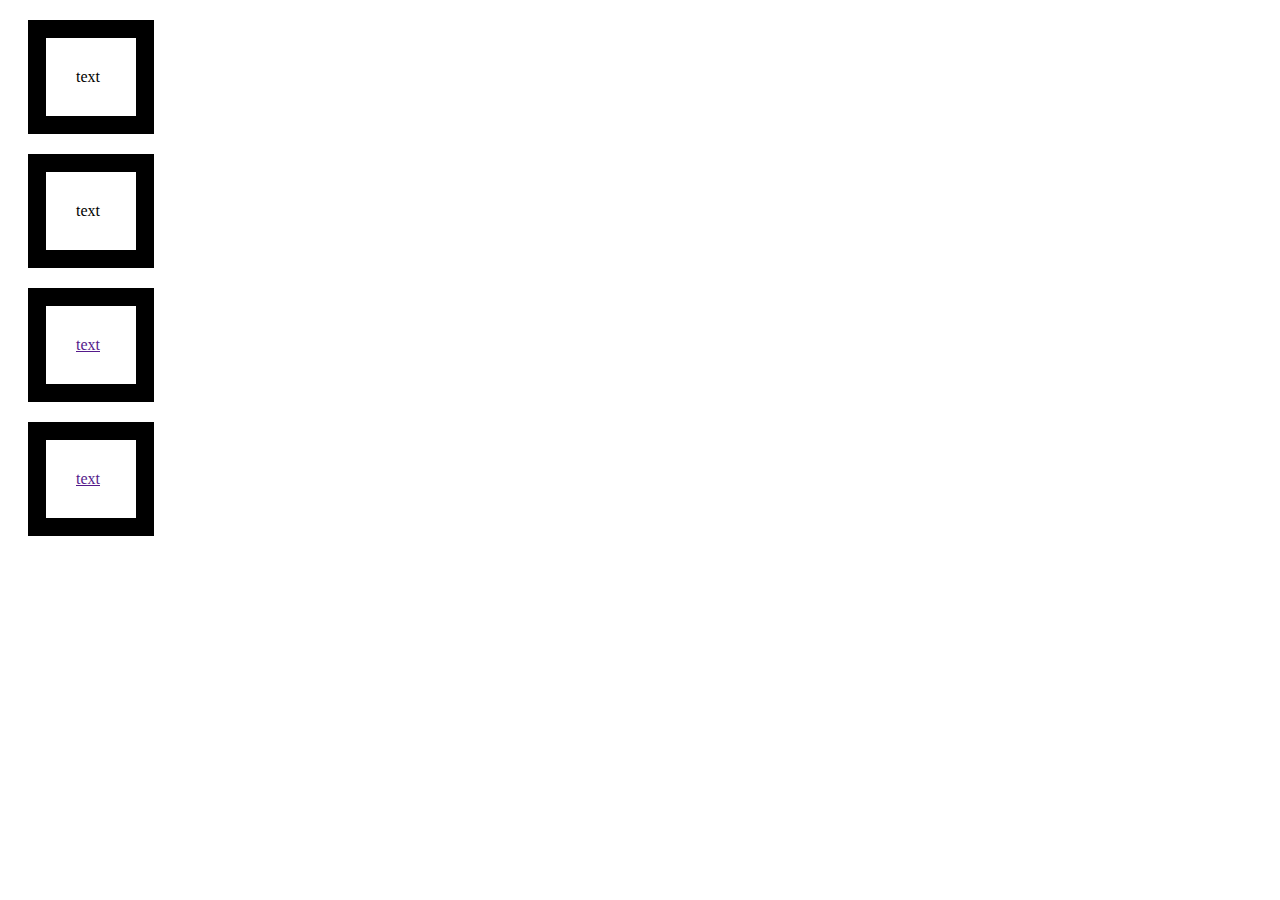
<file: box_model/index.html>
<!DOCTYPE html>
<html>
    <head>
        <title>CSS Positioning</title>
        <link href="style.css" type="text/css" rel="stylesheet">
    </head>
    <body>
        <p>text</p>
        <p>text</p>
        <a href="">text</a>
        <a href="">text</a>
    </body>
</html>
</file>
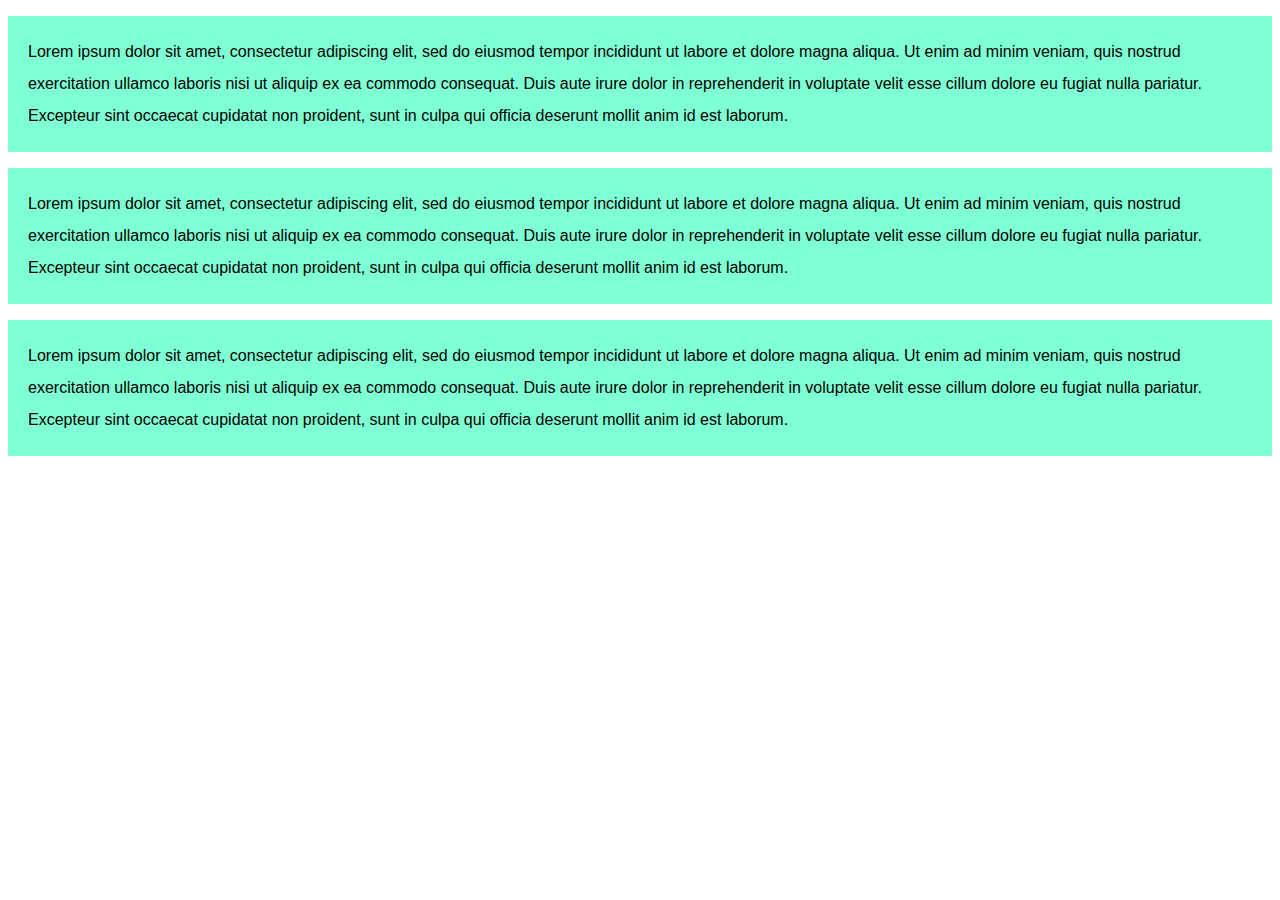
<file: document_flow/index.html>
<!DOCTYPE html>
<html>
    <head>
        <title>Normal Document Flow</title>
        <link href="style.css" type="text/css" rel="stylesheet">
    </head>
    <body>
        <p>Lorem ipsum dolor sit amet, consectetur adipiscing elit, sed do eiusmod tempor incididunt ut labore et dolore magna aliqua. Ut enim ad minim veniam, quis nostrud exercitation ullamco laboris nisi ut aliquip ex ea commodo consequat. Duis aute irure dolor in reprehenderit in voluptate velit esse cillum dolore eu fugiat nulla pariatur. Excepteur sint occaecat cupidatat non proident, sunt in culpa qui officia deserunt mollit anim id est laborum.</p>
        <p>Lorem ipsum dolor sit amet, consectetur adipiscing elit, sed do eiusmod tempor incididunt ut labore et dolore magna aliqua. Ut enim ad minim veniam, quis nostrud exercitation ullamco laboris nisi ut aliquip ex ea commodo consequat. Duis aute irure dolor in reprehenderit in voluptate velit esse cillum dolore eu fugiat nulla pariatur. Excepteur sint occaecat cupidatat non proident, sunt in culpa qui officia deserunt mollit anim id est laborum.</p>
        <p>Lorem ipsum dolor sit amet, consectetur adipiscing elit, sed do eiusmod tempor incididunt ut labore et dolore magna aliqua. Ut enim ad minim veniam, quis nostrud exercitation ullamco laboris nisi ut aliquip ex ea commodo consequat. Duis aute irure dolor in reprehenderit in voluptate velit esse cillum dolore eu fugiat nulla pariatur. Excepteur sint occaecat cupidatat non proident, sunt in culpa qui officia deserunt mollit anim id est laborum.</p>
    </body>
</html>
</file>
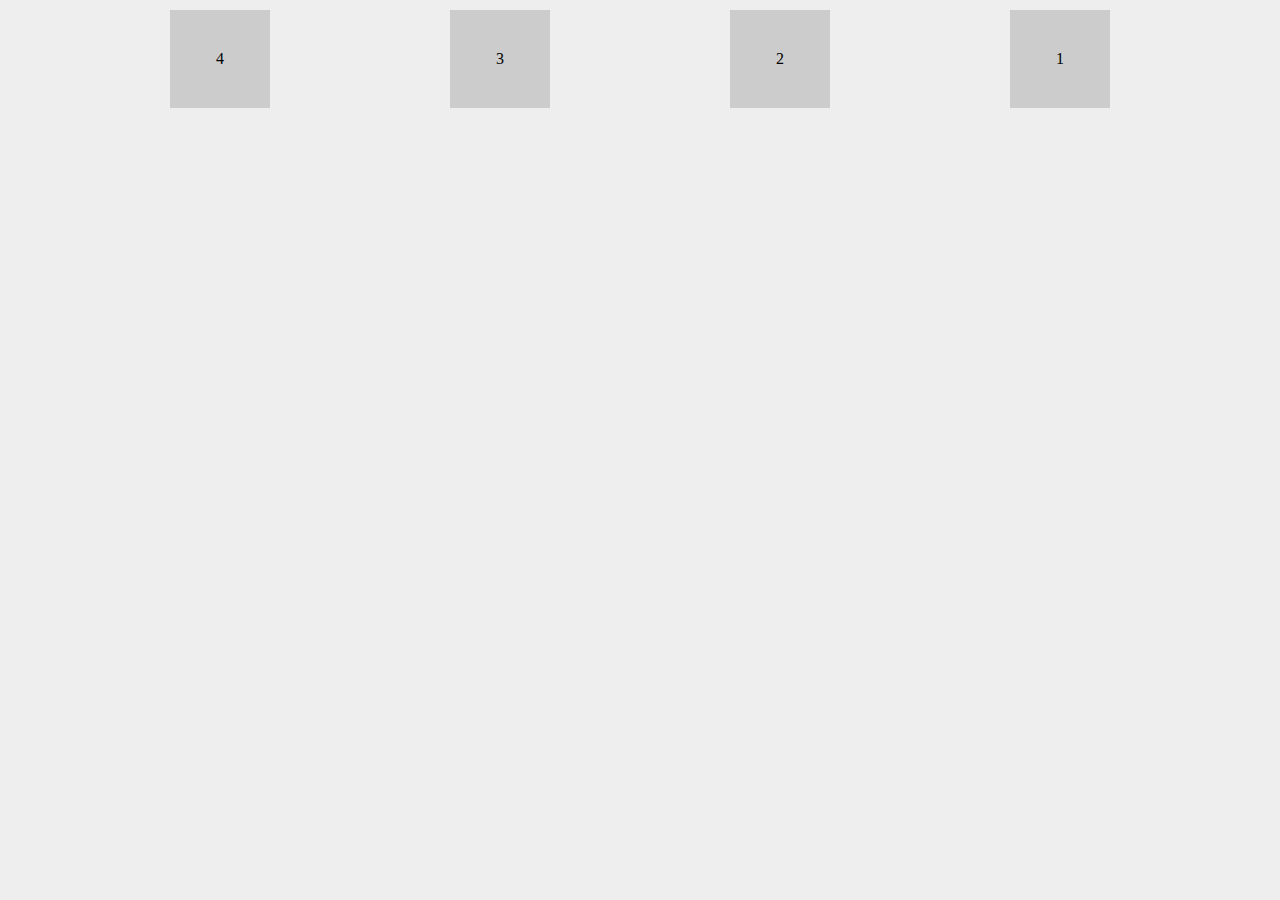
<file: flexbox/index.html>
<!DOCTYPE html>
<html lang="en">
  <head>
    <title>CSS Flexbox</title>
    <link rel="stylesheet" type="text/css" href="style.css">
  </head>
  <body>
    <div class="wrapper">

      <section id="blocks">
        <div class="one">1</div>
        <div class="two">2</div>
        <div class="three">3</div>
        <div class="four">4</div>
    </section> 
    </div>
  </body>
</html>
</file>
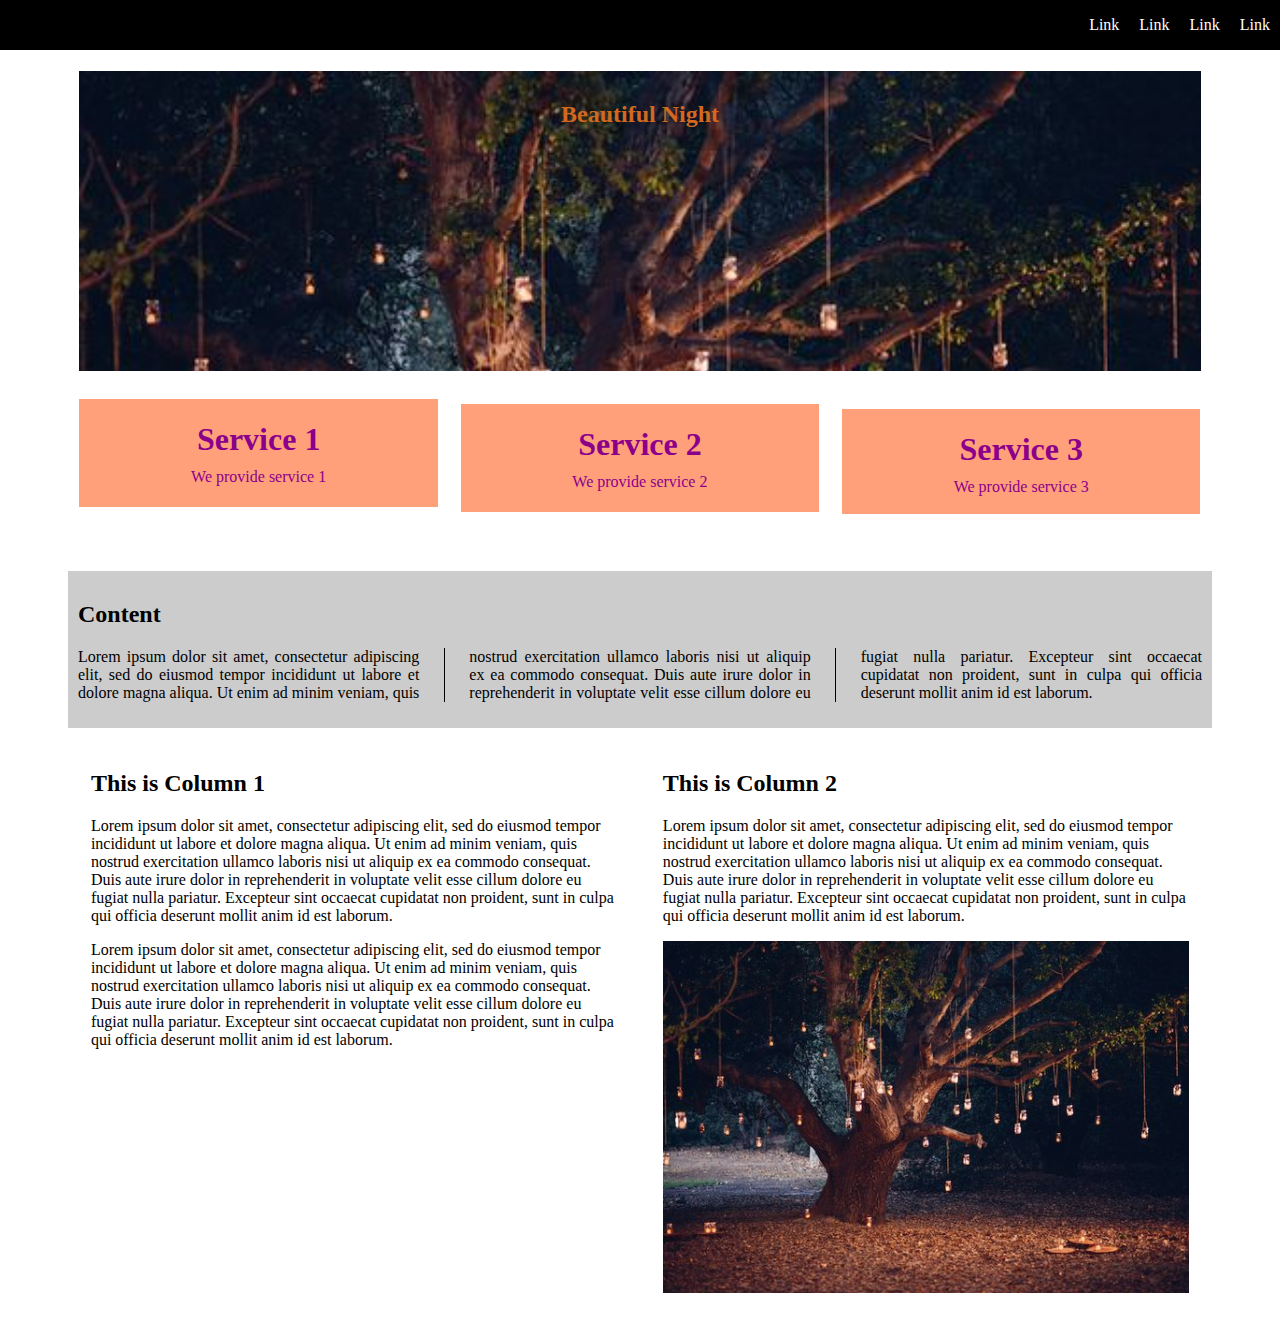
<file: floating elements/index.html>
<!DOCTYPE html>
<html>
    <head>
        <title>Floating Elements</title>
        <link href="style.css" type="text/css" rel="stylesheet">
    </head>
    <body>

        <nav>
            <ul>
                <li>Link</li>
                <li>Link</li>
                <li>Link</li>
                <li>Link</li>
            </ul>
        </nav>

        <div class ="wrapper">

            <div class="banner">
                <img src="../img.jpg" width="100%">
                <h2>Beautiful Night</h2>
            </div>

            <div class="services">
            <div class="service">
                <h1>Service 1</h1>
                <p>We provide service 1</p>
            </div>
            <div class="service">
                <h1>Service 2</h1>
                <p>We provide service 2</p>
            </div>
            <div class="service">
                <h1>Service 3</h1>
                <p>We provide service 3</p>
            </div>
        </div>
        <div class="content">
            <h2>Content</h2>
            <p>Lorem ipsum dolor sit amet, consectetur adipiscing elit, sed do eiusmod tempor incididunt ut labore et dolore magna aliqua. Ut enim ad minim veniam, quis nostrud exercitation ullamco laboris nisi ut aliquip ex ea commodo consequat. Duis aute irure dolor in reprehenderit in voluptate velit esse cillum dolore eu fugiat nulla pariatur. Excepteur sint occaecat cupidatat non proident, sunt in culpa qui officia deserunt mollit anim id est laborum.</p>
        </div>
        <div class="column">
            <section>
                <h2>This is Column 1</h2>
                <p>Lorem ipsum dolor sit amet, consectetur adipiscing elit, sed do eiusmod tempor incididunt ut labore et dolore magna aliqua. Ut enim ad minim veniam, quis nostrud exercitation ullamco laboris nisi ut aliquip ex ea commodo consequat. Duis aute irure dolor in reprehenderit in voluptate velit esse cillum dolore eu fugiat nulla pariatur. Excepteur sint occaecat cupidatat non proident, sunt in culpa qui officia deserunt mollit anim id est laborum.</p>
                <p>Lorem ipsum dolor sit amet, consectetur adipiscing elit, sed do eiusmod tempor incididunt ut labore et dolore magna aliqua. Ut enim ad minim veniam, quis nostrud exercitation ullamco laboris nisi ut aliquip ex ea commodo consequat. Duis aute irure dolor in reprehenderit in voluptate velit esse cillum dolore eu fugiat nulla pariatur. Excepteur sint occaecat cupidatat non proident, sunt in culpa qui officia deserunt mollit anim id est laborum.</p>
            </section>
            <aside>
                <h2>This is Column 2</h2>
                <p>Lorem ipsum dolor sit amet, consectetur adipiscing elit, sed do eiusmod tempor incididunt ut labore et dolore magna aliqua. Ut enim ad minim veniam, quis nostrud exercitation ullamco laboris nisi ut aliquip ex ea commodo consequat. Duis aute irure dolor in reprehenderit in voluptate velit esse cillum dolore eu fugiat nulla pariatur. Excepteur sint occaecat cupidatat non proident, sunt in culpa qui officia deserunt mollit anim id est laborum.</p>
               <img src="../img.jpg" width="100%">
            </aside>
        </div>
        </div> 
        
        

    </body>
</html>
</file>
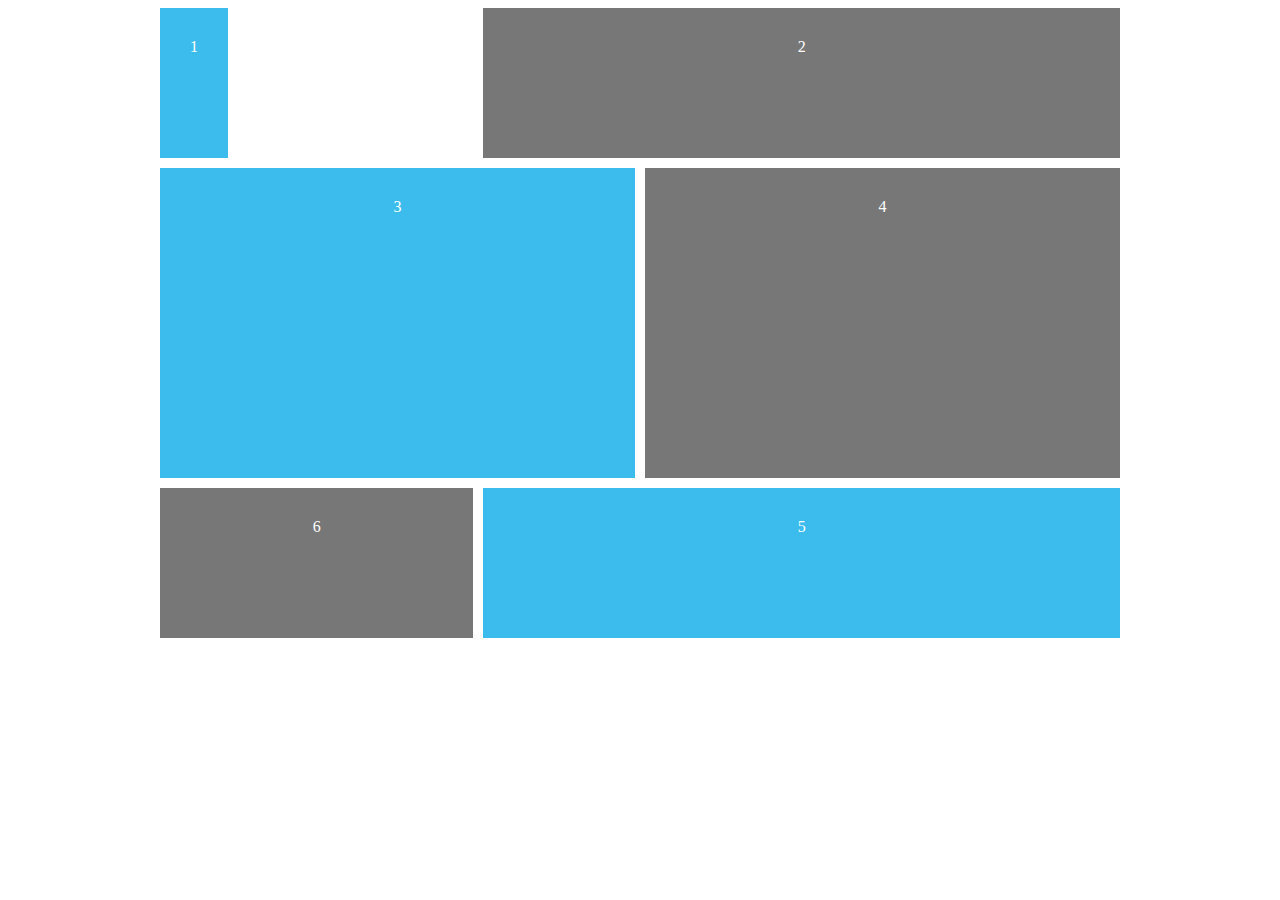
<file: grid/columns/index.html>
<!DOCTYPE html>
<html>
<head>
	<title>Using CSS Grid</title>
	<style>
		body{
			color: #fff;
			font-family: 'Nunito Semibold';
			text-align: center;
		}
		#content{
			display: grid;
			/*grid-template-columns: 30% 20% 50%;
			grid-template-columns: 1fr 2fr 1fr;*/
			grid-template-columns: repeat(6, 1fr);
            grid-template-rows: repeat(4,minmax(150px,auto));
			grid-gap:10px; 
            max-width: 960px;
			margin: 0 auto;
			/*align-items: stretch;
			justify-items: stretch;*/
		}
		#content div{
			background: #3bbced;
			padding: 30px;
		}
		#content div:nth-child(even){
			background: #777;
			padding: 30px;
		}

		.one{
			grid-column-start: 1;
			grid-column-end: 3;
			justify-self: start;
		}
		.two{
			grid-column: 3/7;
			align-items: center;
			justify-items: center;
		}
		.three{
			grid-column: 1/4;
			grid-row: 2/4;
		}
		.four{
			grid-column: 4/7;
			grid-row: 2/4;
		}
		.five{
			grid-column: 3/7;
		}
		.six{
			grid-column: 1/3;
			grid-row: 4;
		}

	</style>
</head>
<body>

	<div id="content">

		<div class="one">1</div>
		<div class="two">2</div>
		<div class="three">3</div>
		<div class="four">4</div>
		<div class="five">5</div>
		<div class="six">6</div>
		

	</div>

</body>
</html>
</file>
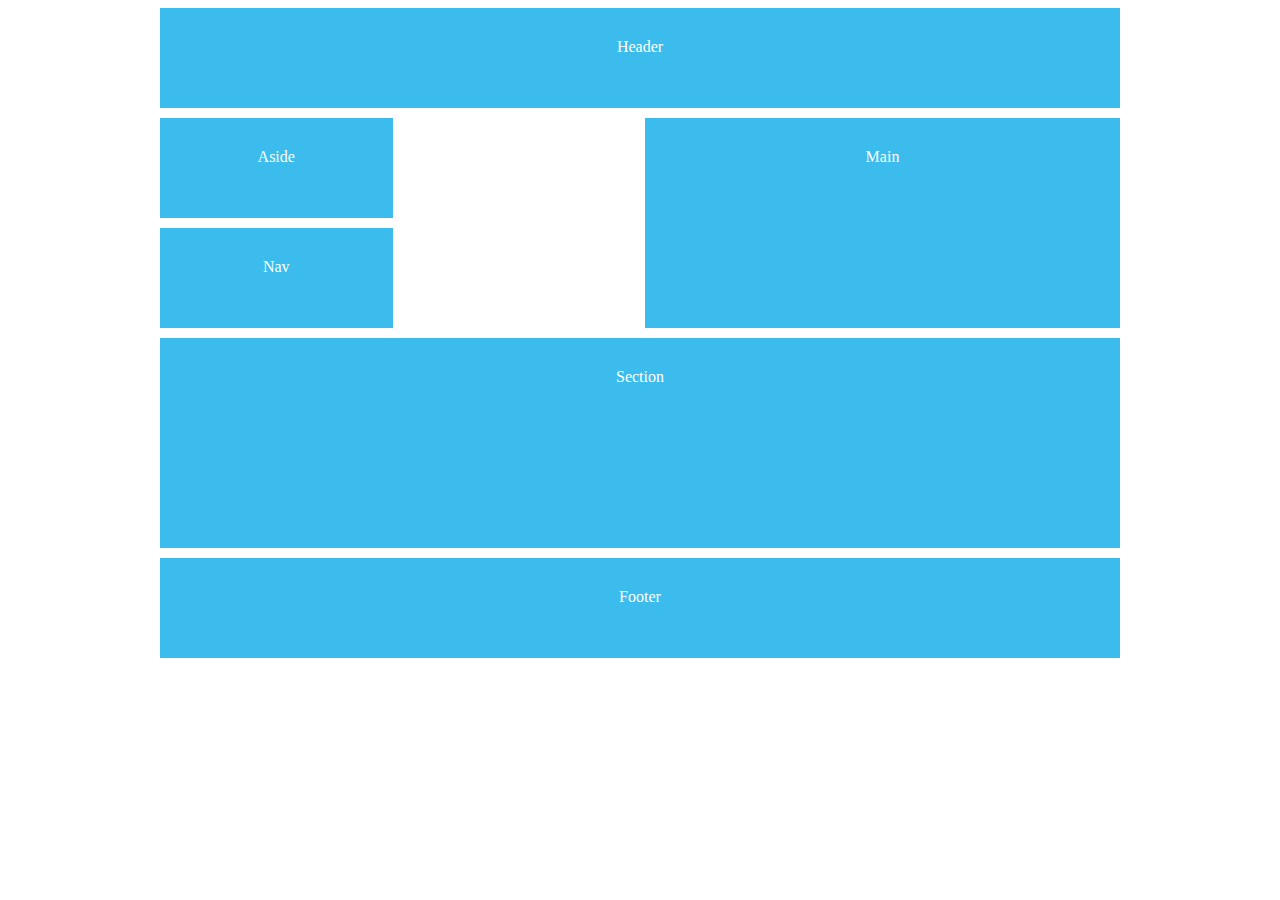
<file: areas.html>
<!DOCTYPE html>
<html>
<head>
	<title>Using CSS Grid</title>
	<style>
		body{
			color: #fff;
			font-family: 'Nunito Semibold';
			text-align: center;
		}

        #content{
			display: grid;
			grid-template-columns: repeat(4, 1fr);
			grid-auto-rows: minmax(100px, auto);
			grid-gap: 10px;
			max-width: 960px;
			margin: 0 auto;
            grid-template-areas:
                "header header header header"
                "footer footer footer footer"
                "main main main main"
                "main main main main"
                "aside aside nav nav"
                "section section section section";
                
		}

        @media screen and (min-width:760px){
            
        
		#content{
			display: grid;
			grid-template-columns: repeat(4, 1fr);
			grid-auto-rows: minmax(100px, auto);
			grid-gap: 10px;
			max-width: 960px;
			margin: 0 auto;
            grid-template-areas:
                "header header header header"
                "aside . main main"
                "nav . main main"
                "section section section section"
                "section section section section"
                "footer footer footer footer";
		}
    }
		#content > *{
			background: #3bbced;
			padding: 30px;
		}
        header{
            grid-area: header;
        }
        main{
            grid-area: main;
        }
        aside{
            grid-area: aside;
        }
        nav{
            grid-area: nav;
        }
        section{
            grid-area: section;
        }
        footer{
            grid-area: footer;
        }
	</style>
</head>
<body>

	<div id="content">

		<header>Header</header>
        <main>Main</main>
        <section>Section</section>
        <aside>Aside</aside>
        <nav>Nav</nav>
        <footer>Footer</footer>

	</div>

</body>
</html>
</file>
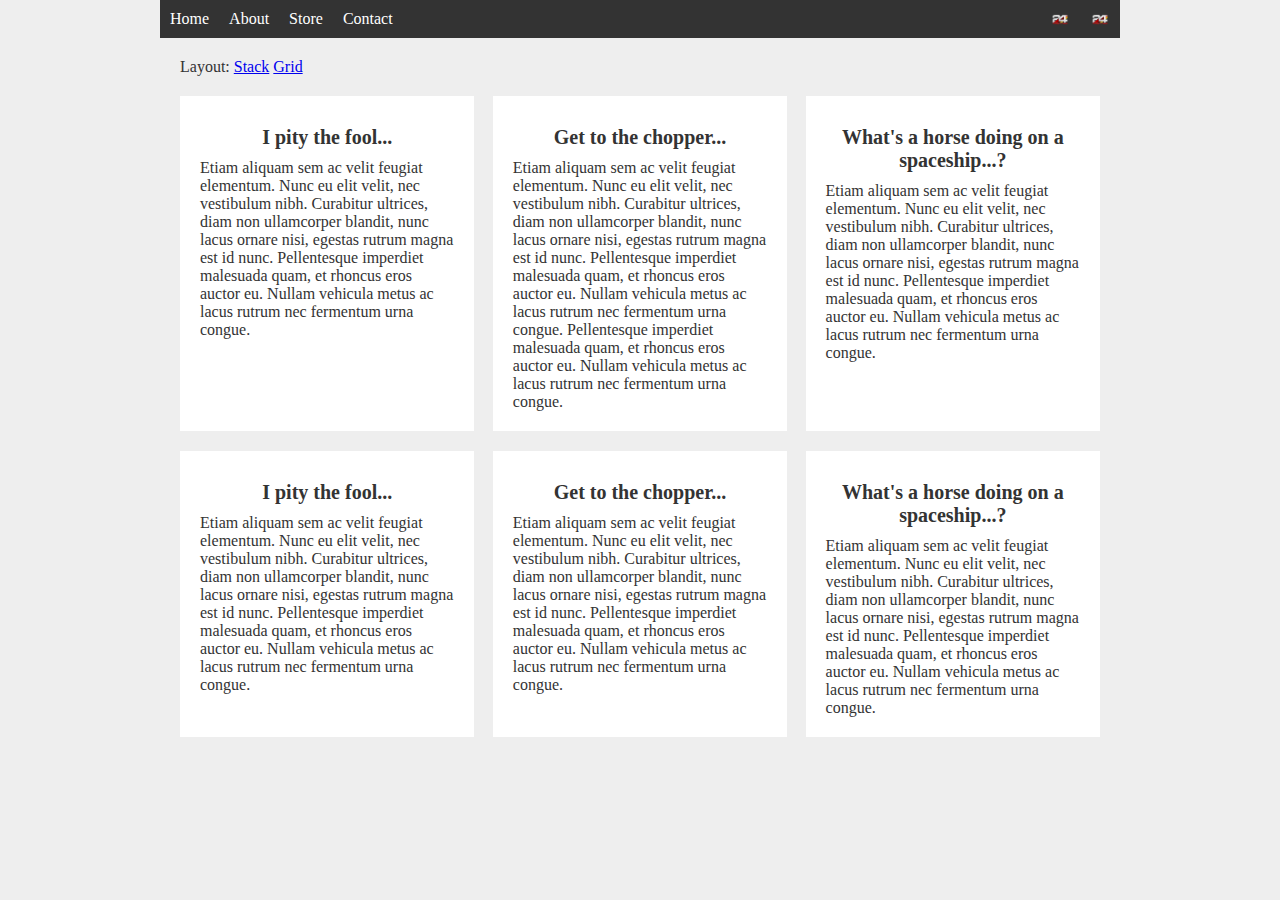
<file: flexbox/Example 2/grid_vs_stack.html>
<!DOCTYPE html>
<html lang="en">
  <head>
    <title>CSS Flexbox</title>
    <link rel="stylesheet" type="text/css" href="style.css">
    <script src="https://code.jquery.com/jquery-1.12.1.js"></script>
  </head>
  <body>
    <div class="wrapper">

      <nav>
        <ul>
          <li><a href="">Home</a></li>
          <li><a href="">About</a></li>
          <li><a href="">Store</a></li>
          <li><a href="">Contact</a></li>
        </ul>
        <ul class="social">
          <li><a href="" class="fb">Facebook</a></li>
          <li><a href="" class="tw">Twitter</a></li>
        </ul>
      </nav>
    

      <div style="margin: 20px;">
        <span>Layout:</span>
        <a href="#" class="stack">Stack</a>
        <a href="#" class="grid">Grid</a>
      </div>

      <section id="blocks">
        <article>
          <h2>I pity the fool...</h2>
          <p>Etiam aliquam sem ac velit feugiat elementum. Nunc eu elit velit, nec vestibulum nibh. Curabitur ultrices, diam non ullamcorper blandit, nunc lacus ornare nisi, egestas rutrum magna est id nunc. Pellentesque imperdiet malesuada quam, et rhoncus eros auctor eu. Nullam vehicula metus ac lacus rutrum nec fermentum urna congue.</p>
        </article>
        <article>
          <h2>Get to the chopper...</h2>
          <p>Etiam aliquam sem ac velit feugiat elementum. Nunc eu elit velit, nec vestibulum nibh. Curabitur ultrices, diam non ullamcorper blandit, nunc lacus ornare nisi, egestas rutrum magna est id nunc. Pellentesque imperdiet malesuada quam, et rhoncus eros auctor eu. Nullam vehicula metus ac lacus rutrum nec fermentum urna congue. Pellentesque imperdiet malesuada quam, et rhoncus eros auctor eu. Nullam vehicula metus ac lacus rutrum nec fermentum urna congue.</p>
        </article>
        <article>
          <h2>What's a horse doing on a spaceship...?</h2>
          <p>Etiam aliquam sem ac velit feugiat elementum. Nunc eu elit velit, nec vestibulum nibh. Curabitur ultrices, diam non ullamcorper blandit, nunc lacus ornare nisi, egestas rutrum magna est id nunc. Pellentesque imperdiet malesuada quam, et rhoncus eros auctor eu. Nullam vehicula metus ac lacus rutrum nec fermentum urna congue.</p>
        </article>
        <article>
          <h2>I pity the fool...</h2>
          <p>Etiam aliquam sem ac velit feugiat elementum. Nunc eu elit velit, nec vestibulum nibh. Curabitur ultrices, diam non ullamcorper blandit, nunc lacus ornare nisi, egestas rutrum magna est id nunc. Pellentesque imperdiet malesuada quam, et rhoncus eros auctor eu. Nullam vehicula metus ac lacus rutrum nec fermentum urna congue.</p>
        </article>
        <article>
          <h2>Get to the chopper...</h2>
          <p>Etiam aliquam sem ac velit feugiat elementum. Nunc eu elit velit, nec vestibulum nibh. Curabitur ultrices, diam non ullamcorper blandit, nunc lacus ornare nisi, egestas rutrum magna est id nunc. Pellentesque imperdiet malesuada quam, et rhoncus eros auctor eu. Nullam vehicula metus ac lacus rutrum nec fermentum urna congue.</p>
        </article>
        <article>
          <h2>What's a horse doing on a spaceship...?</h2>
          <p>Etiam aliquam sem ac velit feugiat elementum. Nunc eu elit velit, nec vestibulum nibh. Curabitur ultrices, diam non ullamcorper blandit, nunc lacus ornare nisi, egestas rutrum magna est id nunc. Pellentesque imperdiet malesuada quam, et rhoncus eros auctor eu. Nullam vehicula metus ac lacus rutrum nec fermentum urna congue.</p>
        </article>
      </section>
      
    </div>
    

    <script>
        $("a.stack").on("click", function(){
            $("article").addClass("stack");
        });
        $("a.grid").on("click", function(){
            $("article").removeClass("stack");
        });
    </script>

  </body>
</html>
</file>
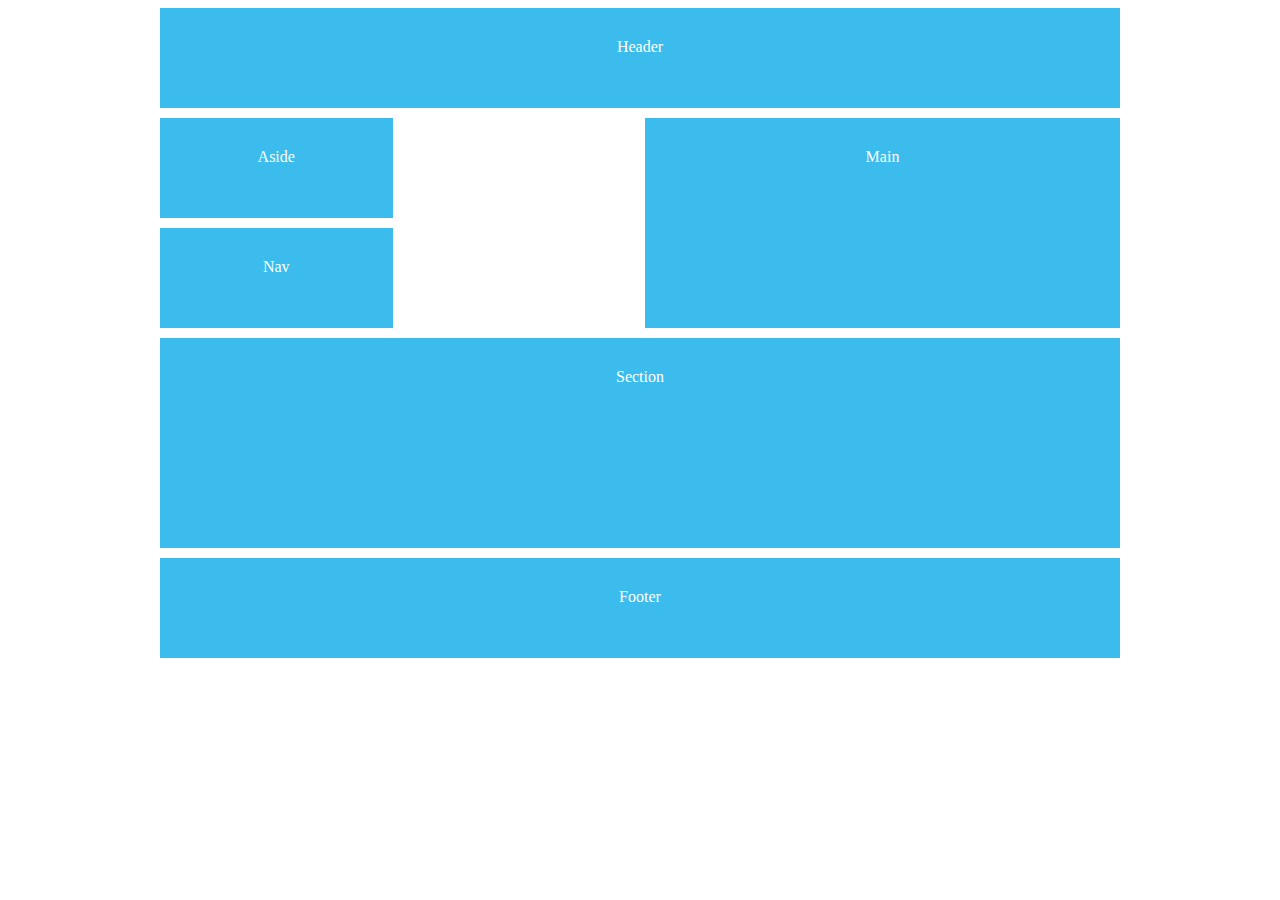
<file: grid/columns/areas.html>
<!DOCTYPE html>
<html>
<head>
	<title>Using CSS Grid</title>
	<style>
		body{
			color: #fff;
			font-family: 'Nunito Semibold';
			text-align: center;
		}
		#content{
			display: grid;
			grid-template-columns: repeat(4, 1fr);
			grid-auto-rows: minmax(100px, auto);
			grid-gap: 10px;
			max-width: 960px;
			margin: 0 auto;
            grid-template-areas:
                "header header header header"
                "aside . main main"
                "nav . main main"
                "section section section section"
                "section section section section"
                "footer footer footer footer";
		}
		#content > *{
			background: #3bbced;
			padding: 30px;
		}
        header{
            grid-area: header;
        }
        main{
            grid-area: main;
        }
        aside{
            grid-area: aside;
        }
        nav{
            grid-area: nav;
        }
        section{
            grid-area: section;
        }
        footer{
            grid-area: footer;
        }
	</style>
</head>
<body>

	<div id="content">

		<header>Header</header>
        <main>Main</main>
        <section>Section</section>
        <aside>Aside</aside>
        <nav>Nav</nav>
        <footer>Footer</footer>

	</div>

</body>
</html>
</file>
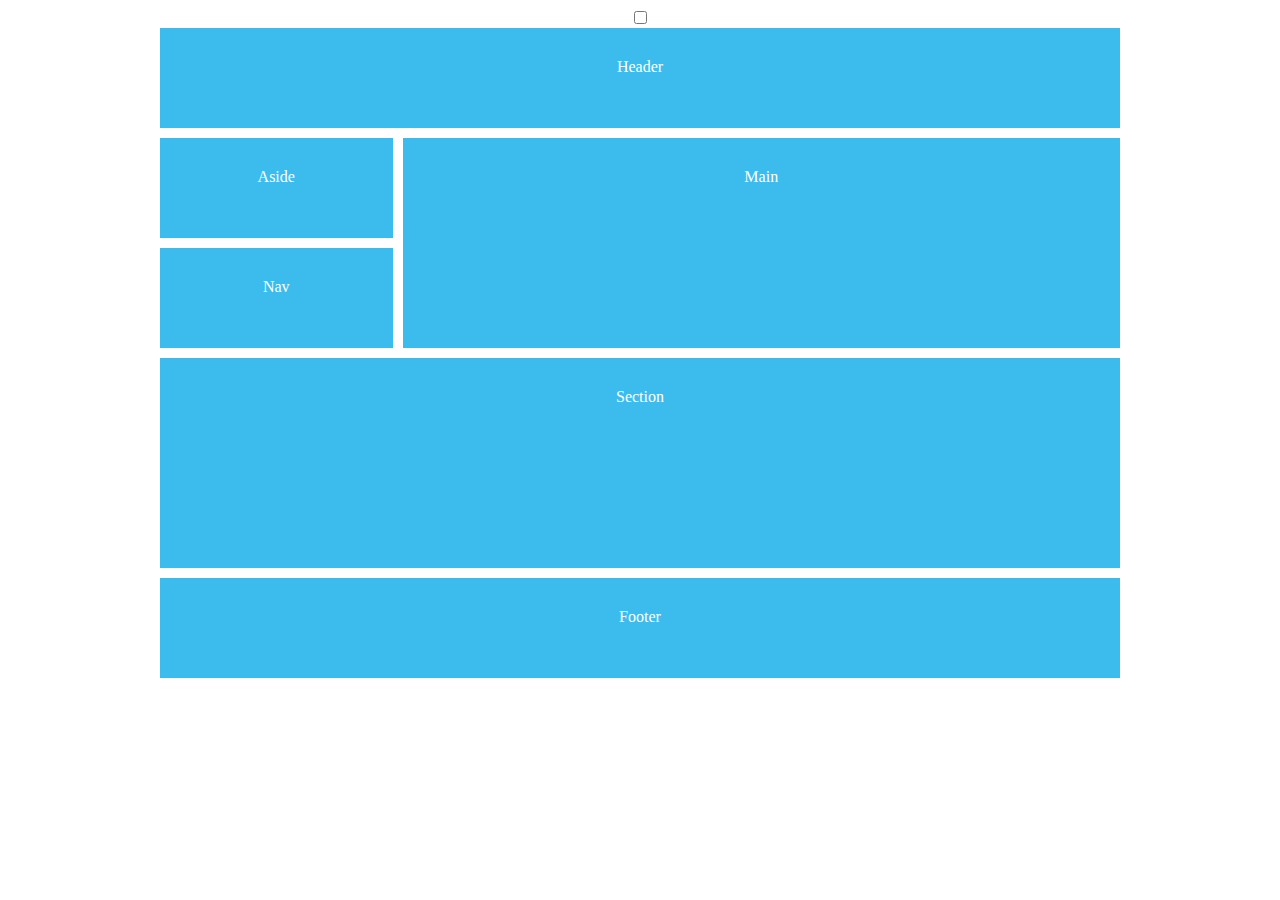
<file: grid/columns/grid.html>
<!DOCTYPE html>
<html>
<head>
	<title>Using CSS Grid</title>
	<style>
		body{
			color: #fff;
			font-family: 'Nunito Semibold';
			text-align: center;
		}
		#content{
			display: grid;
			grid-template-columns: repeat(12, 1fr);
			grid-auto-rows: minmax(100px, auto);
			grid-gap: 10px;
			max-width: 960px;
			margin: 0 auto;
            position:relative;
		}
		#content > *{
			background: #3bbced;
			padding: 30px;
		}
        header{
            grid-column: 1 / 13;
        }
        main{
            grid-column: 4 / 13;
            grid-row: 2 / 4;
        }
        aside{
            grid-column: 1 / 4;
        }
        nav{
            grid-column: 1 / 4;
        }
        section{
            grid-column: 1 / 13;
            grid-row: 4 / 6;
        }
        footer{
            grid-column: 1 / 13;
        }

        #grid{
            position: absolute;
            top: 0;
            left: 0;
            display: grid;
            grid-template-columns: repeat(12, 1fr);
            grid-auto-rows: minmax(100%, auto);
            width: 100%;
            height: 100%;
            background: transparent;
            padding: 0;
            display: none;
        }
        input:checked + #content #grid{
            display: grid;
        }
        #grid p{
            border: 1px solid;
            background: #000;
            margin: 0;
            opacity: 0.2;
        }
	</style>
</head>
<body>

    <input type="checkbox" />
	<div id="content">

        <div id="grid">
            <p></p><p></p><p></p><p></p><p></p><p></p><p></p><p></p><p></p><p></p><p></p><p></p>
        </div>

		<header>Header</header>
        <main>Main</main>
        <section>Section</section>
        <aside>Aside</aside>
        <nav>Nav</nav>
        <footer>Footer</footer>

	</div>

</body>
</html>
</file>
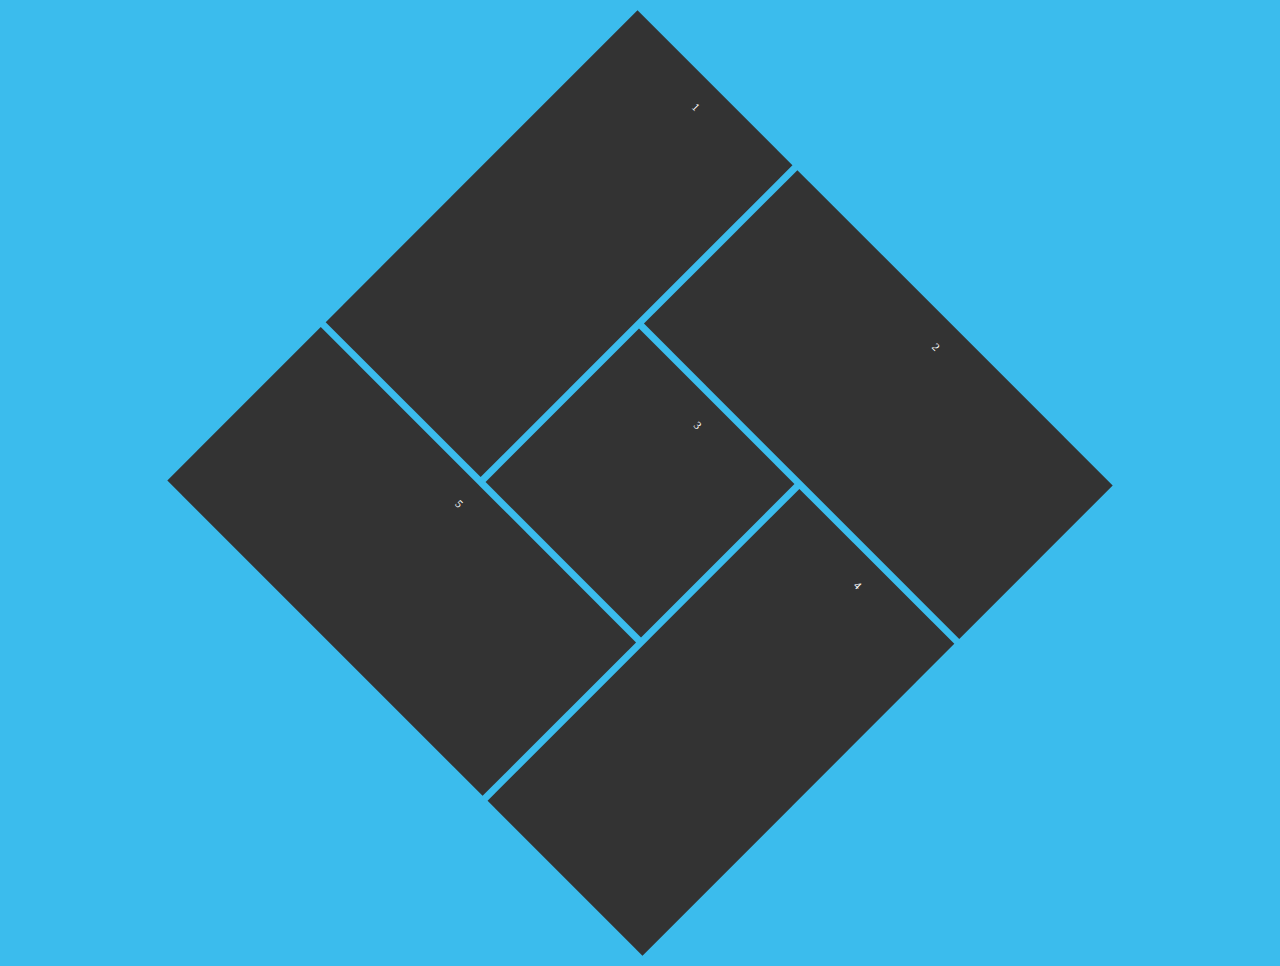
<file: grid/columns/mosaic.html>
<!DOCTYPE html>
<html>
<head>
	<title>Using CSS Grid</title>
	<style>
		body{
			color: #fff;
			font-family: 'Nunito Semibold';
			text-align: center;
            background: #3bbced;
		}
		#content{
			display: grid;
			grid-template-columns: repeat(6, 1fr);
			grid-auto-rows: minmax(150px, auto);
			grid-gap: 10px;
			max-width: 960px;
			margin: 0 auto;
		}
		#content div{
			background: #333;
			padding: 30px;
		}
        .one{
            grid-column: 1 / 3;
            grid-row: 1 / 5;
        }
        .two{
            grid-column: 3 / 7;
            grid-row: 1 / 3;
        }
        .three{
            grid-column: 3 / 5;
            grid-row:  3 / 5;
        }
        .four{
            grid-column: 5 / 7;
            grid-row: 3 / 7;
        }
        .five{
            grid-column: 1 / 5;
            grid-row: 5 / 7;
        }
        #content{
            transform: rotateZ(45deg) scale(0.7);
        }
	</style>
</head>
<body>

	<div id="content">

		<div class="one">1</div>
		<div class="two">2</div>
		<div class="three">3</div>
		<div class="four">4</div>
		<div class="five">5</div>

	</div>

</body>
</html>
</file>
<file: box_model/style.css>
p,a {
    width: 30px;
    margin: 20px;
    padding: 30px;
    display: block;
    border: 0.5cm solid #000;
}
</file>
<file: document_flow/style.css>
p{
    background-color: aquamarine;
    padding: 20px;
    font-family: 'Franklin Gothic Medium', 'Arial Narrow', Arial, sans-serif;
    line-height: 2em;
}
</file>
<file: flexbox/style.css>
*{
    font-family: verdana;
    margin: 0;
}

body{
    background: #eee;
}

.wrapper{
    width: 100%;
    max-width: 960px;
    margin: 0 auto;
}

/*
.flex-container{
    display: flex;
    background: #fff; 
    flex-wrap: wrap;
    flex-flow: row;
    justify-content: center;
    height: 600px;
    align-items: center;
}

.box{
    height: 100px;
    float: 0 0 100px;
   
}

.one{
    background: red;
    flex-basis: 200px;
}

.two{
    background: blue;
    flex-basis: 300px;
}
.three{
    background: green;
    flex-basis: 100px;
}*/

#blocks{
    display: flex;
    margin: 10px;
    justify-content: space-between;
}

#blocks div{
    flex: 0 0 100px;
    padding: 40px 0;
    text-align: center;
    background: #ccc;
}

.one {
    order :3;
}

.two {
    order :2;
}

.three {
    order :1;
}

.four {
    order :0;
}
</file>
<file: floating elements/style.css>
.body{
    background-color: white;
    width: 100%;
}

.wrapper{
    /*background-color: aliceblue;*/
    max-width: 100%;
    margin: 30px;
    padding: 30px;
    height: 300px;
}

.wrapper::after{
    content: "";
    margin: 20px 0;
    text-align: center;
    display: block;
}

.banner{
    max-height: 300px;
    overflow: hidden;
    margin: 1%;
    position: relative;
}

.banner h2{
    position: absolute;
    top: 30px;
    margin: 0;
    width: 100%;
    text-align: center;
    color: chocolate;
}


.services{
    max-height: 150px;
    /*overflow: scroll;*/
    overflow: hidden;
}

.service h1, .service p{
    color: darkmagenta;
    margin: 10px 0;
    text-align: center;
}

.service {
    float: left;
    background-color: lightsalmon ;
    width: 29.33%;
    margin: 1%;
    padding: 1%;
    position: relative;
}

.service:nth-child(1){
    top: 5px;
}

.service:nth-child(2){
    top: 10px;
}

.service:nth-child(3){
    top: 15px;
}

.services::after{
    content: "";
    display: block;
    clear: both;
}

.content{
    margin-top: 5%;
    padding: 10px;
    background: #ccc;
}

.content p{
    -webkit-column-count: 3;
    column-count: 3;
    -webkit-column-gap: 50px;
    column-gap: 50px;
    -webkit-column-rule: 1px solid #000;
    column-rule: 1px solid #000;
    text-align: justify;
}

section , aside {
    float: left;
    width: 46%;
    padding: 1%;
    margin: 1%;
}

nav {
    background: #000;
    position: fixed;
    top: 0px;
    left: 0px;
    width: 100%;
    z-index: 1;
}

nav ul:after{
    content: "";
    display: block;
    clear: both;
}

nav li{
    list-style-type: none;
    margin: 0 10px;
    color: #fff;
    float: right;
}
</file>
<file: flexbox/Example 2/style.css>
*{
    font-family: verdana;
    margin: 0;
  }
  
  body{
    background: #eee;
    color: #333;
  }
  
  .wrapper{
    width: 100%;
    max-width: 960px;
    margin: 0 auto;
  }
  
  /* menu base styles */
  
  nav{
    background: #333;
  }
  
  nav ul{
    list-style-type: none;
    padding: 0;
  }
  
  nav a{
    text-decoration: none;
    text-align: center;
    color: #fff;
    display: block;
    padding: 10px;
  }
  
  nav a:hover{
    background-color: #555;
  }
  
  /* social menu base styles */
  
  a.tw{
    background: url(../24.png) no-repeat center;
    background-size: 80%;
      
  }
  
  a.fb{
    background: url(../24.png) no-repeat center;
    background-size: 80%;
  }
  
  .social a{
    text-indent: -10000px;
    margin: 0 auto;
  }
  
  .social{
    max-width: 80px;
    margin: 0 auto; /* do at end */
  }
  
  /* grid vs flex base styles */
  
  #blocks{
     margin: 20px; 
  }

  article{
      background: #fff;
      margin-bottom: 20px;
      padding: 20px;
      box-sizing: border-box;
  }

  article h2{
      text-align: center;
      font-size: 20px;
      margin: 10px 0;
  }
  
  /* flex styles */
  
  nav ul.social li{
    flex: 1 1 0;
  }
  
  nav ul.social{
    flex: 1 1 0;
    display: flex;
  }
  
  @media screen and (min-width: 768px){
  
  nav ul{
    display: flex;
  }
  
  nav li{
    flex: 1 1 0;
  }
      
  nav{
    display: flex;
    justify-content: space-between;
  }
    
  ul.social{
    margin: 0;
  }

  #blocks{
      display: flex;
      flex-wrap: wrap;
      justify-content: space-between;
  }

  article{
    flex: 0 1 32%;
    transition: flex-basis 0.2s linear;
  }

  article.stack{
      flex: 0 1 100%;
  }
      
  } /* end media 768 */
</file>
